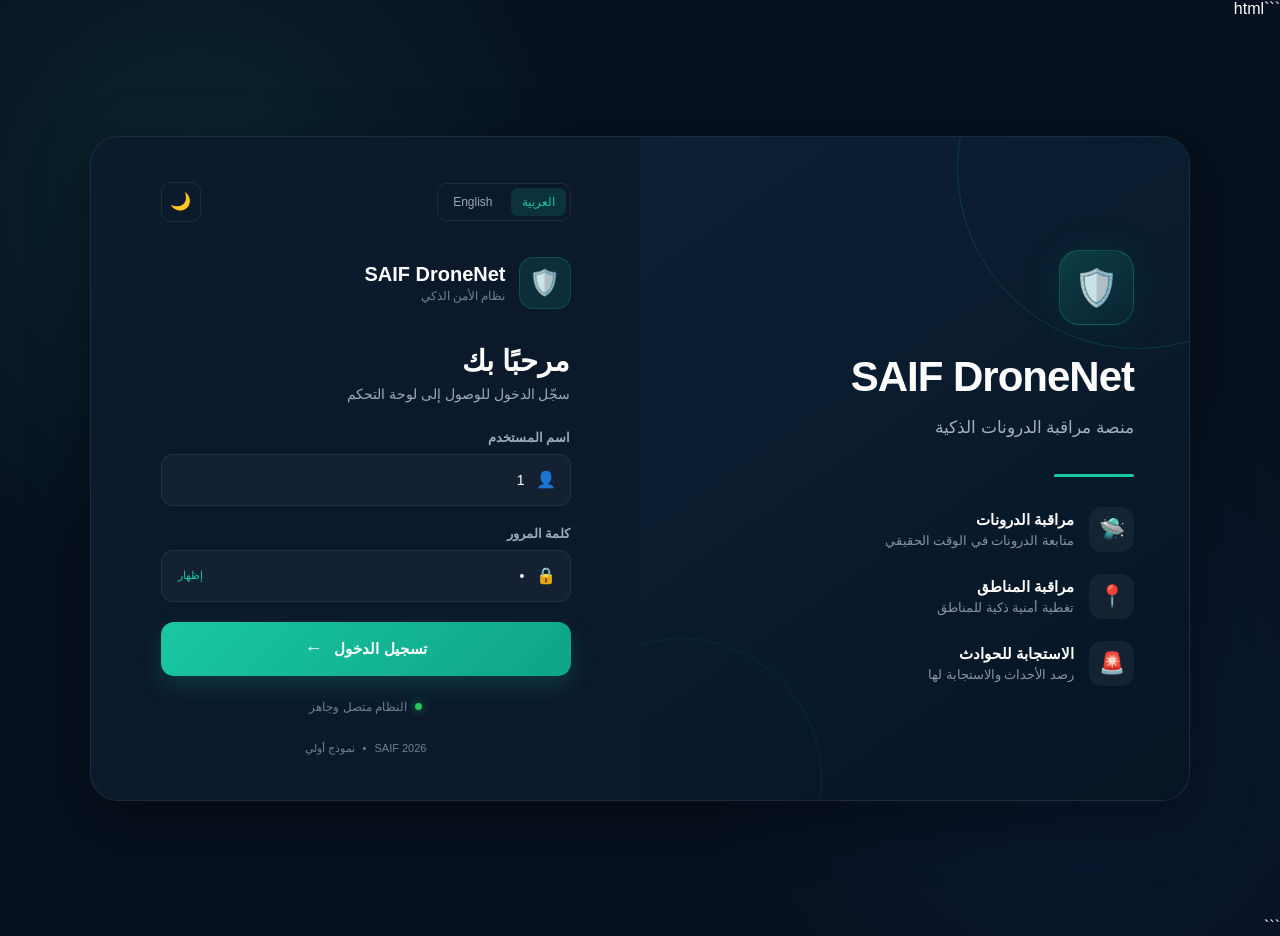
<file: index.html>
```html
<!DOCTYPE html>
<html lang="ar" dir="rtl">

<head>
    <meta charset="UTF-8">
    <meta name="viewport" content="width=device-width, initial-scale=1.0">
    <meta name="theme-color" content="#07111f">

    <title>SAIF DroneNet | تسجيل الدخول</title>

    <link rel="stylesheet" href="./style.css">

    <style>
        /* =========================================
           LOGIN LANGUAGE / THEME TRANSITIONS
           ========================================= */

        body {
            transition:
                background 0.3s ease,
                color 0.3s ease;
        }

        .login-container {
            transition:
                background 0.3s ease,
                box-shadow 0.3s ease;
        }

        .language-controls button.active {
            background: rgba(25, 199, 163, 0.15);
            color: #19c7a3;
        }

        #loginMessage {
            display: none;
        }
    </style>
</head>


<body>

    <main class="login-page">

        <div class="login-container">

            <!-- =========================================
                 BRAND
                 ========================================= -->

            <section class="login-brand">

                <div class="brand-content">

                    <div class="brand-icon">
                        🛡️
                    </div>

                    <h1>
                        SAIF DroneNet
                    </h1>

                    <p id="loginDescription">
                        منصة مراقبة الدرونات الذكية
                    </p>

                    <div class="brand-line"></div>


                    <div class="brand-features">

                        <div class="brand-feature">

                            <span>🛸</span>

                            <div>

                                <strong class="lang-ar">
                                    مراقبة الدرونات
                                </strong>

                                <strong class="lang-en">
                                    Drone Monitoring
                                </strong>

                                <small class="lang-ar">
                                    متابعة الدرونات في الوقت الحقيقي
                                </small>

                                <small class="lang-en">
                                    Real-time drone monitoring
                                </small>

                            </div>

                        </div>


                        <div class="brand-feature">

                            <span>📍</span>

                            <div>

                                <strong class="lang-ar">
                                    مراقبة المناطق
                                </strong>

                                <strong class="lang-en">
                                    Area Monitoring
                                </strong>

                                <small class="lang-ar">
                                    تغطية أمنية ذكية للمناطق
                                </small>

                                <small class="lang-en">
                                    Smart security coverage
                                </small>

                            </div>

                        </div>


                        <div class="brand-feature">

                            <span>🚨</span>

                            <div>

                                <strong class="lang-ar">
                                    الاستجابة للحوادث
                                </strong>

                                <strong class="lang-en">
                                    Incident Response
                                </strong>

                                <small class="lang-ar">
                                    رصد الأحداث والاستجابة لها
                                </small>

                                <small class="lang-en">
                                    Detect and respond to incidents
                                </small>

                            </div>

                        </div>

                    </div>

                </div>

            </section>


            <!-- =========================================
                 LOGIN
                 ========================================= -->

            <section class="login-card-section">

                <div class="login-card">


                    <!-- Controls -->

                    <div class="login-controls">

                        <div class="language-controls">

                            <button
                                type="button"
                                id="arabicButton">
                                العربية
                            </button>

                            <button
                                type="button"
                                id="englishButton">
                                English
                            </button>

                        </div>


                        <button
                            type="button"
                            id="themeButton">
                            🌙
                        </button>

                    </div>


                    <!-- Logo -->

                    <div class="login-logo">

                        <div class="login-logo-icon">
                            🛡️
                        </div>

                        <div>

                            <h2>
                                SAIF DroneNet
                            </h2>

                            <span id="systemTitle">
                                نظام الأمن الذكي
                            </span>

                        </div>

                    </div>


                    <!-- Header -->

                    <div class="login-header">

                        <h3 id="welcomeText">
                            مرحبًا بك
                        </h3>

                        <p id="welcomeDescription">
                            سجّل الدخول للوصول إلى لوحة التحكم
                        </p>

                    </div>


                    <!-- Form -->

                    <form id="loginForm">


                        <!-- Username -->

                        <div class="form-group">

                            <label for="usernameInput"
                                   id="usernameLabel">
                                اسم المستخدم
                            </label>


                            <div class="input-wrapper">

                                <span class="input-icon">
                                    👤
                                </span>


                                <input
                                    type="text"
                                    id="usernameInput"
                                    value="1"
                                    autocomplete="username"
                                    placeholder="أدخل اسم المستخدم">

                            </div>

                        </div>


                        <!-- Password -->

                        <div class="form-group">

                            <label for="passwordInput"
                                   id="passwordLabel">
                                كلمة المرور
                            </label>


                            <div class="input-wrapper">

                                <span class="input-icon">
                                    🔒
                                </span>


                                <input
                                    type="password"
                                    id="passwordInput"
                                    value="1"
                                    autocomplete="current-password"
                                    placeholder="أدخل كلمة المرور">


                                <button
                                    type="button"
                                    id="passwordToggle"
                                    class="password-toggle">
                                    إظهار
                                </button>

                            </div>

                        </div>


                        <!-- Message -->

                        <div id="loginMessage"></div>


                        <!-- Login -->

                        <button
                            type="submit"
                            id="loginButton"
                            class="login-button">

                            <span id="loginButtonText">
                                تسجيل الدخول
                            </span>

                            <span class="login-arrow">
                                ←
                            </span>

                        </button>

                    </form>


                    <!-- Status -->

                    <div class="system-status">

                        <span class="status-dot"></span>

                        <span id="systemStatusText">
                            النظام متصل وجاهز
                        </span>

                    </div>


                    <!-- Footer -->

                    <div class="login-footer">

                        <span>
                            SAIF 2026
                        </span>

                        <span>
                            •
                        </span>

                        <span id="prototypeText">
                            نموذج أولي
                        </span>

                    </div>

                </div>

            </section>

        </div>

    </main>


    <!-- =========================================
         INDEPENDENT LOGIN JAVASCRIPT
         لا يعتمد على ui.js أو login.js
         ========================================= -->

    <script>

        document.addEventListener("DOMContentLoaded", function () {

            /* =====================================
               ELEMENTS
               ===================================== */

            const html = document.documentElement;
            const body = document.body;

            const arabicButton =
                document.getElementById("arabicButton");

            const englishButton =
                document.getElementById("englishButton");

            const themeButton =
                document.getElementById("themeButton");

            const passwordToggle =
                document.getElementById("passwordToggle");

            const passwordInput =
                document.getElementById("passwordInput");

            const usernameInput =
                document.getElementById("usernameInput");

            const loginForm =
                document.getElementById("loginForm");

            const loginButton =
                document.getElementById("loginButton");

            const loginButtonText =
                document.getElementById("loginButtonText");

            const loginMessage =
                document.getElementById("loginMessage");


            /* =====================================
               LANGUAGE TEXT
               ===================================== */

            const translations = {

                ar: {

                    description:
                        "منصة مراقبة الدرونات الذكية",

                    systemTitle:
                        "نظام الأمن الذكي",

                    welcome:
                        "مرحبًا بك",

                    welcomeDescription:
                        "سجّل الدخول للوصول إلى لوحة التحكم",

                    username:
                        "اسم المستخدم",

                    usernamePlaceholder:
                        "أدخل اسم المستخدم",

                    password:
                        "كلمة المرور",

                    passwordPlaceholder:
                        "أدخل كلمة المرور",

                    show:
                        "إظهار",

                    hide:
                        "إخفاء",

                    login:
                        "تسجيل الدخول",

                    loading:
                        "جارٍ الدخول...",

                    online:
                        "النظام متصل وجاهز",

                    prototype:
                        "نموذج أولي",

                    empty:
                        "يرجى إدخال اسم المستخدم وكلمة المرور"

                },

                en: {

                    description:
                        "Smart Drone Monitoring Platform",

                    systemTitle:
                        "Smart Security System",

                    welcome:
                        "Welcome",

                    welcomeDescription:
                        "Sign in to access the dashboard",

                    username:
                        "Username",

                    usernamePlaceholder:
                        "Enter username",

                    password:
                        "Password",

                    passwordPlaceholder:
                        "Password",

                    show:
                        "Show",

                    hide:
                        "Hide",

                    login:
                        "Sign In",

                    loading:
                        "Signing in...",

                    online:
                        "System online and ready",

                    prototype:
                        "Prototype",

                    empty:
                        "Please enter your username and password"

                }

            };


            /* =====================================
               SET LANGUAGE
               ===================================== */

            function setLanguage(language) {

                const t = translations[language];

                if (!t) return;


                localStorage.setItem(
                    "saifLanguage",
                    language
                );


                html.lang = language;

                html.dir =
                    language === "ar"
                        ? "rtl"
                        : "ltr";


                document.getElementById(
                    "loginDescription"
                ).textContent = t.description;


                document.getElementById(
                    "systemTitle"
                ).textContent = t.systemTitle;


                document.getElementById(
                    "welcomeText"
                ).textContent = t.welcome;


                document.getElementById(
                    "welcomeDescription"
                ).textContent =
                    t.welcomeDescription;


                document.getElementById(
                    "usernameLabel"
                ).textContent = t.username;


                usernameInput.placeholder =
                    t.usernamePlaceholder;


                document.getElementById(
                    "passwordLabel"
                ).textContent = t.password;


                passwordInput.placeholder =
                    t.passwordPlaceholder;


                document.getElementById(
                    "systemStatusText"
                ).textContent = t.online;


                document.getElementById(
                    "prototypeText"
                ).textContent = t.prototype;


                /* Password button */

                passwordToggle.textContent =
                    passwordInput.type === "text"
                        ? t.hide
                        : t.show;


                /* Login button */

                if (!loginButton.disabled) {

                    loginButtonText.textContent =
                        t.login;
                }


                /* Feature translations */

                document
                    .querySelectorAll(".lang-ar")
                    .forEach(function (element) {

                        element.style.display =
                            language === "ar"
                                ? ""
                                : "none";
                    });


                document
                    .querySelectorAll(".lang-en")
                    .forEach(function (element) {

                        element.style.display =
                            language === "en"
                                ? ""
                                : "none";
                    });


                /* Active button */

                arabicButton.classList.toggle(
                    "active",
                    language === "ar"
                );

                englishButton.classList.toggle(
                    "active",
                    language === "en"
                );


                /* Hide old message */

                loginMessage.style.display =
                    "none";
            }


            /* =====================================
               LANGUAGE BUTTONS
               ===================================== */

            arabicButton.addEventListener(
                "click",
                function () {

                    setLanguage("ar");

                }
            );


            englishButton.addEventListener(
                "click",
                function () {

                    setLanguage("en");

                }
            );


            /* =====================================
               THEME
               ===================================== */

            function setTheme(theme) {

                if (theme === "light") {

                    body.classList.add(
                        "light-mode"
                    );

                    themeButton.textContent =
                        "☀️";

                    localStorage.setItem(
                        "saifTheme",
                        "light"
                    );

                } else {

                    body.classList.remove(
                        "light-mode"
                    );

                    themeButton.textContent =
                        "🌙";

                    localStorage.setItem(
                        "saifTheme",
                        "dark"
                    );
                }
            }


            themeButton.addEventListener(
                "click",
                function () {

                    const isLight =
                        body.classList.contains(
                            "light-mode"
                        );


                    setTheme(
                        isLight
                            ? "dark"
                            : "light"
                    );

                }
            );


            /* =====================================
               PASSWORD
               ===================================== */

            passwordToggle.addEventListener(
                "click",
                function () {

                    const language =
                        localStorage.getItem(
                            "saifLanguage"
                        ) || "ar";


                    if (
                        passwordInput.type ===
                        "password"
                    ) {

                        passwordInput.type =
                            "text";

                        passwordToggle.textContent =
                            translations[
                                language
                            ].hide;

                    } else {

                        passwordInput.type =
                            "password";

                        passwordToggle.textContent =
                            translations[
                                language
                            ].show;
                    }

                }
            );


            /* =====================================
               LOGIN
               ===================================== */

            loginForm.addEventListener(
                "submit",
                function (event) {

                    event.preventDefault();


                    const username =
                        usernameInput.value.trim();

                    const password =
                        passwordInput.value.trim();


                    const language =
                        localStorage.getItem(
                            "saifLanguage"
                        ) || "ar";


                    /* Empty */

                    if (
                        username === "" ||
                        password === ""
                    ) {

                        loginMessage.textContent =
                            translations[
                                language
                            ].empty;

                        loginMessage.style.display =
                            "block";

                        return;
                    }


                    /* Loading */

                    loginButton.disabled =
                        true;

                    loginButtonText.textContent =
                        translations[
                            language
                        ].loading;


                    /* =================================
                       GO TO DASHBOARD
                       ================================= */

                    setTimeout(function () {

                        window.location.href =
                            "./dashboard.html";

                    }, 500);

                }
            );


            /* =====================================
               LOAD SAVED SETTINGS
               ===================================== */

            const savedLanguage =
                localStorage.getItem(
                    "saifLanguage"
                ) || "ar";


            const savedTheme =
                localStorage.getItem(
                    "saifTheme"
                ) || "dark";


            setLanguage(savedLanguage);

            setTheme(savedTheme);

        });

    </script>

</body>

</html>
```
</file>
<file: style.css>
/* =========================================================
   SAIF DroneNet
   Main Style - Login + Dashboard
   ========================================================= */

* {
    margin: 0;
    padding: 0;
    box-sizing: border-box;
}

:root {
    --bg-main: #07111f;
    --bg-secondary: #0b1728;
    --card: rgba(13, 27, 45, 0.92);

    --text-main: #ffffff;
    --text-secondary: #9aaabd;
    --text-muted: #6f8298;

    --border: rgba(255, 255, 255, 0.08);

    --primary: #19c7a3;
    --primary-dark: #0ea487;

    --danger: #ef4444;
    --warning: #f59e0b;
    --success: #22c55e;

    --shadow: 0 20px 60px rgba(0, 0, 0, 0.35);

    --radius: 18px;
}


/* =========================================================
   LIGHT MODE
   ========================================================= */

body.light-mode {
    --bg-main: #eef3f8;
    --bg-secondary: #ffffff;
    --card: rgba(255, 255, 255, 0.96);

    --text-main: #172033;
    --text-secondary: #536174;
    --text-muted: #718096;

    --border: rgba(15, 23, 42, 0.10);

    --shadow: 0 20px 50px rgba(15, 23, 42, 0.12);
}


/* =========================================================
   BODY
   ========================================================= */

html,
body {
    min-height: 100%;
}

body {
    min-height: 100vh;

    background:
        radial-gradient(
            circle at 15% 20%,
            rgba(25, 199, 163, 0.10),
            transparent 30%
        ),
        radial-gradient(
            circle at 85% 80%,
            rgba(37, 99, 235, 0.08),
            transparent 30%
        ),
        var(--bg-main);

    color: var(--text-main);

    font-family:
        "Segoe UI",
        Tahoma,
        Arial,
        sans-serif;

    transition:
        background 0.35s ease,
        color 0.35s ease;
}


/* =========================================================
   BUTTONS
   ========================================================= */

button {
    font-family: inherit;
}


/* =========================================================
   LOGIN PAGE
   ========================================================= */

.login-page {
    min-height: 100vh;

    display: flex;
    align-items: center;
    justify-content: center;

    padding: 30px;
}


/* =========================================================
   LOGIN CONTAINER
   ========================================================= */

.login-container {
    width: 100%;
    max-width: 1100px;

    min-height: 650px;

    display: grid;

    grid-template-columns: 1fr 1fr;

    background: var(--card);

    border: 1px solid var(--border);

    border-radius: 28px;

    overflow: hidden;

    box-shadow: var(--shadow);

    backdrop-filter: blur(20px);

    animation: pageAppear 0.7s ease;
}


/* =========================================================
   LOGIN BRAND
   ========================================================= */

.login-brand {
    position: relative;

    display: flex;
    align-items: center;

    padding: 55px;

    background:
        linear-gradient(
            145deg,
            rgba(12, 33, 54, 0.98),
            rgba(6, 20, 35, 0.98)
        );

    overflow: hidden;
}


.login-brand::before {
    content: "";

    position: absolute;

    width: 360px;
    height: 360px;

    border: 1px solid rgba(25, 199, 163, 0.18);

    border-radius: 50%;

    top: -150px;
    right: -130px;
}


.login-brand::after {
    content: "";

    position: absolute;

    width: 280px;
    height: 280px;

    border: 1px solid rgba(25, 199, 163, 0.10);

    border-radius: 50%;

    bottom: -120px;
    left: -100px;
}


/* =========================================================
   BRAND CONTENT
   ========================================================= */

.brand-content {
    position: relative;
    z-index: 2;

    width: 100%;
}


.brand-icon {
    width: 75px;
    height: 75px;

    display: flex;
    align-items: center;
    justify-content: center;

    font-size: 36px;

    border-radius: 20px;

    background:
        linear-gradient(
            145deg,
            rgba(25, 199, 163, 0.20),
            rgba(25, 199, 163, 0.05)
        );

    border: 1px solid rgba(25, 199, 163, 0.25);

    margin-bottom: 28px;

    box-shadow:
        0 0 40px rgba(25, 199, 163, 0.10);
}


.brand-content h1 {
    font-size: 42px;
    font-weight: 800;

    letter-spacing: -1px;

    margin-bottom: 12px;
}


.brand-content > p {
    color: #9fb0c3;

    font-size: 17px;

    line-height: 1.8;
}


.brand-line {
    width: 80px;
    height: 3px;

    margin: 30px 0;

    border-radius: 10px;

    background: var(--primary);
}


/* =========================================================
   BRAND FEATURES
   ========================================================= */

.brand-features {
    display: flex;
    flex-direction: column;

    gap: 22px;
}


.brand-feature {
    display: flex;
    align-items: center;

    gap: 15px;
}


.brand-feature > span {
    width: 45px;
    height: 45px;

    display: flex;
    align-items: center;
    justify-content: center;

    border-radius: 13px;

    background: rgba(255, 255, 255, 0.05);

    font-size: 21px;
}


.brand-feature div {
    display: flex;
    flex-direction: column;

    gap: 4px;
}


.brand-feature strong {
    color: #ffffff;
    font-size: 15px;
}


.brand-feature small {
    color: #8294a8;
    font-size: 13px;
}


/* =========================================================
   LOGIN CARD
   ========================================================= */

.login-card-section {
    display: flex;
    align-items: center;
    justify-content: center;

    padding: 45px;
}


.login-card {
    width: 100%;
    max-width: 410px;
}


/* =========================================================
   LOGIN CONTROLS
   ========================================================= */

.login-controls {
    display: flex;
    align-items: center;
    justify-content: space-between;

    margin-bottom: 35px;
}


.language-controls {
    display: flex;
    gap: 7px;

    padding: 4px;

    border: 1px solid var(--border);

    border-radius: 10px;
}


.language-controls button {
    border: none;

    background: transparent;

    color: var(--text-secondary);

    padding: 7px 11px;

    border-radius: 7px;

    cursor: pointer;

    font-size: 12px;

    transition: 0.25s;
}


.language-controls button:hover {
    background: rgba(25, 199, 163, 0.10);
    color: var(--primary);
}


#themeButton {
    width: 40px;
    height: 40px;

    border-radius: 10px;

    border: 1px solid var(--border);

    background: transparent;

    color: var(--text-main);

    cursor: pointer;

    font-size: 17px;

    transition: 0.25s;
}


#themeButton:hover {
    border-color: rgba(25, 199, 163, 0.4);

    color: var(--primary);

    transform: translateY(-2px);
}


/* =========================================================
   LOGIN LOGO
   ========================================================= */

.login-logo {
    display: flex;
    align-items: center;

    gap: 13px;

    margin-bottom: 35px;
}


.login-logo-icon {
    width: 52px;
    height: 52px;

    display: flex;
    align-items: center;
    justify-content: center;

    border-radius: 14px;

    background:
        rgba(25, 199, 163, 0.12);

    border: 1px solid rgba(25, 199, 163, 0.20);

    font-size: 25px;
}


.login-logo h2 {
    font-size: 20px;
    margin-bottom: 3px;
}


.login-logo span {
    color: var(--text-muted);
    font-size: 12px;
}


/* =========================================================
   LOGIN HEADER
   ========================================================= */

.login-header {
    margin-bottom: 28px;
}


.login-header h3 {
    font-size: 29px;
    margin-bottom: 8px;
}


.login-header p {
    color: var(--text-secondary);
    font-size: 14px;
}


/* =========================================================
   FORM
   ========================================================= */

.form-group {
    margin-bottom: 20px;
}


.form-group label {
    display: block;

    margin-bottom: 9px;

    color: var(--text-secondary);

    font-size: 13px;

    font-weight: 600;
}


.input-wrapper {
    position: relative;

    display: flex;
    align-items: center;
}


.input-icon {
    position: absolute;

    right: 15px;

    color: var(--text-muted);

    font-size: 16px;

    pointer-events: none;
}


html[dir="ltr"] .input-icon {
    right: auto;
    left: 15px;
}


.input-wrapper input {
    width: 100%;
    height: 52px;

    border: 1px solid var(--border);

    border-radius: 12px;

    background: rgba(255, 255, 255, 0.035);

    color: var(--text-main);

    padding: 0 45px 0 15px;

    outline: none;

    font-size: 14px;

    transition:
        border-color 0.25s,
        box-shadow 0.25s,
        background 0.25s;
}


html[dir="ltr"] .input-wrapper input {
    padding: 0 15px 0 45px;
}


.input-wrapper input::placeholder {
    color: var(--text-muted);
}


.input-wrapper input:focus {
    border-color: var(--primary);

    background:
        rgba(25, 199, 163, 0.04);

    box-shadow:
        0 0 0 3px rgba(25, 199, 163, 0.08);
}


/* =========================================================
   PASSWORD TOGGLE
   ========================================================= */

.password-toggle {
    position: absolute;

    left: 10px;

    border: none;

    background: transparent;

    color: var(--primary);

    cursor: pointer;

    font-size: 11px;

    padding: 7px;
}


html[dir="ltr"] .password-toggle {
    left: auto;
    right: 10px;
}


/* =========================================================
   LOGIN BUTTON
   ========================================================= */

.login-button {
    width: 100%;
    height: 54px;

    margin-top: 8px;

    border: none;

    border-radius: 13px;

    background:
        linear-gradient(
            135deg,
            var(--primary),
            var(--primary-dark)
        );

    color: #ffffff;

    font-size: 15px;

    font-weight: 700;

    cursor: pointer;

    display: flex;
    align-items: center;
    justify-content: center;

    gap: 12px;

    box-shadow:
        0 10px 25px rgba(25, 199, 163, 0.18);

    transition:
        transform 0.25s,
        box-shadow 0.25s,
        opacity 0.25s;
}


.login-button:hover {
    transform: translateY(-2px);

    box-shadow:
        0 14px 30px rgba(25, 199, 163, 0.25);
}


.login-button:active {
    transform: translateY(0);
}


.login-button:disabled {
    opacity: 0.65;
    cursor: not-allowed;
    transform: none;
}


.login-arrow {
    font-size: 18px;
}


/* =========================================================
   LOGIN SYSTEM STATUS
   ========================================================= */

.login-card .system-status {
    display: flex;

    align-items: center;
    justify-content: center;

    gap: 8px;

    margin-top: 24px;

    color: var(--text-muted);

    font-size: 12px;
}


.status-dot {
    width: 7px;
    height: 7px;

    border-radius: 50%;

    background: var(--success);

    box-shadow:
        0 0 10px rgba(34, 197, 94, 0.7);

    animation: pulse 2s infinite;
}


/* =========================================================
   LOGIN FOOTER
   ========================================================= */

.login-footer {
    display: flex;
    justify-content: center;

    gap: 8px;

    margin-top: 28px;

    color: var(--text-muted);

    font-size: 11px;
}


/* =========================================================
   LOGIN MESSAGE
   ========================================================= */

#loginMessage {
    color: var(--warning);

    background:
        rgba(245, 158, 11, 0.08);

    border:
        1px solid rgba(245, 158, 11, 0.20);
}


/* =========================================================
   DASHBOARD
   ========================================================= */

.dashboard-container {
    min-height: 100vh;

    display: flex;
}


/* =========================================================
   SIDEBAR
   ========================================================= */

.sidebar {
    position: fixed;

    top: 0;
    right: 0;

    width: 250px;
    height: 100vh;

    z-index: 1000;

    background: var(--bg-secondary);

    border-left: 1px solid var(--border);

    padding: 25px 15px;

    overflow-y: auto;

    transition:
        background 0.35s ease,
        border-color 0.35s ease;
}


.brand {
    text-align: center;

    font-size: 22px;

    font-weight: 800;

    line-height: 1.3;

    margin-bottom: 35px;
}


.brand .brand-icon {
    margin: 0 auto 12px;
}


.sidebar-nav {
    display: flex;

    flex-direction: column;

    gap: 5px;
}


.sidebar-btn {
    width: 100%;

    border: none;

    background: transparent;

    color: var(--text-secondary);

    padding: 13px 15px;

    border-radius: 10px;

    text-align: right;

    cursor: pointer;

    transition:
        background 0.25s ease,
        color 0.25s ease,
        transform 0.25s ease;
}


.sidebar-btn:hover {
    background:
        rgba(25, 199, 163, 0.08);

    color: var(--primary);

    transform: translateX(-2px);
}


.sidebar-btn.active {
    background:
        rgba(25, 199, 163, 0.12);

    color: var(--primary);

    font-weight: 700;
}


html[dir="ltr"] .sidebar {
    right: auto;
    left: 0;

    border-left: none;
    border-right: 1px solid var(--border);
}


html[dir="ltr"] .sidebar-btn {
    text-align: left;
}


/* =========================================================
   MAIN AREA
   ========================================================= */

.main-area {
    width: calc(100% - 250px);

    min-height: 100vh;

    margin-right: 250px;

    background: var(--bg-main);

    transition:
        background 0.35s ease;
}


html[dir="ltr"] .main-area {
    margin-right: 0;
    margin-left: 250px;
}


/* =========================================================
   CONTENT AREA
   ========================================================= */

.content-area {
    width: 100%;

    padding: 0 25px 35px;
}


/* =========================================================
   TOPBAR
   ========================================================= */

.topbar {
    display: flex;

    align-items: center;
    justify-content: space-between;

    gap: 20px;

    margin: 20px 25px;

    padding: 15px 20px;

    border: 1px solid var(--border);

    border-radius: 15px;

    background: var(--card);

    box-shadow:
        0 10px 30px rgba(0, 0, 0, 0.08);

    transition:
        background 0.35s ease,
        border-color 0.35s ease;
}


.topbar-title {
    font-size: 20px;

    font-weight: 800;
}


.language-switch {
    display: flex;

    align-items: center;

    gap: 8px;
}


.language-switch button {
    border: 1px solid var(--border);

    background: transparent;

    color: var(--text-secondary);

    padding: 8px 12px;

    border-radius: 9px;

    cursor: pointer;

    transition: 0.25s;
}


.language-switch button:hover {
    color: var(--primary);

    border-color: var(--primary);

    transform: translateY(-1px);
}


#dashboardThemeButton {
    min-width: 40px;
    min-height: 36px;

    font-size: 17px;
}


/* =========================================================
   PAGE SECTIONS
   ========================================================= */

/*
   IMPORTANT:
   dashboard.html uses active-section.
   ui.js uses active.
   We support BOTH.
*/

.page-section {
    display: none;

    animation: pageAppear 0.35s ease;
}


.page-section.active,
.page-section.active-section {
    display: block;
}


/* =========================================================
   PAGE HEADER
   ========================================================= */

.page-header {
    display: flex;

    align-items: center;

    justify-content: space-between;

    gap: 20px;

    margin-bottom: 20px;
}


.page-header h1 {
    font-size: 28px;

    margin-bottom: 7px;
}


.page-header p {
    color: var(--text-secondary);

    font-size: 14px;
}


.page-action {
    padding: 10px 15px;

    border-radius: 10px;

    background:
        rgba(25, 199, 163, 0.10);

    color: var(--primary);

    font-size: 13px;
}


.green-action {
    color: var(--success);

    background:
        rgba(34, 197, 94, 0.10);
}


/* =========================================================
   STATISTICS
   ========================================================= */

.stats-grid {
    display: grid;

    grid-template-columns:
        repeat(4, minmax(0, 1fr));

    gap: 15px;

    margin-bottom: 20px;
}


.stat-card {
    min-width: 0;

    padding: 20px;

    display: flex;

    align-items: center;

    gap: 15px;

    background: var(--card);

    border: 1px solid var(--border);

    border-radius: var(--radius);

    box-shadow:
        0 10px 30px rgba(0, 0, 0, 0.08);

    transition:
        transform 0.25s ease,
        background 0.35s ease;
}


.stat-card:hover {
    transform: translateY(-3px);
}


.stat-icon {
    width: 48px;
    height: 48px;

    flex-shrink: 0;

    display: flex;

    align-items: center;
    justify-content: center;

    border-radius: 14px;

    background:
        rgba(25, 199, 163, 0.10);

    font-size: 22px;
}


.stat-card span {
    display: block;

    color: var(--text-secondary);

    font-size: 12px;

    margin-bottom: 5px;
}


.stat-card strong {
    font-size: 20px;
}


/* =========================================================
   DASHBOARD GRID
   ========================================================= */

.dashboard-layout {
    display: grid;

    grid-template-columns:
        280px
        minmax(0, 1fr)
        320px;

    gap: 20px;

    margin-top: 20px;
}


/* =========================================================
   DASHBOARD PANELS
   ========================================================= */

.dashboard-panel,
.map-panel,
.event-card,
.content-card,
.drone-main-card,
.mission-card,
.alert-card,
.report-card,
.setting-card {
    background: var(--card);

    border: 1px solid var(--border);

    border-radius: var(--radius);

    box-shadow:
        0 10px 30px rgba(0, 0, 0, 0.08);

    transition:
        background 0.35s ease,
        border-color 0.35s ease;
}


.dashboard-panel {
    padding: 20px;
}


/* =========================================================
   PANEL TITLE
   ========================================================= */

.panel-title {
    display: flex;

    align-items: center;

    gap: 8px;

    font-weight: 700;

    margin-bottom: 18px;

    color: var(--text-main);
}


.panel-heading {
    margin-bottom: 12px;
}


.panel-heading h2 {
    font-size: 18px;
}


/* =========================================================
   INFO ROW
   ========================================================= */

.info-row {
    display: flex;

    align-items: center;

    justify-content: space-between;

    gap: 10px;

    padding: 11px 0;

    border-bottom: 1px solid var(--border);
}


.info-row span {
    color: var(--text-secondary);

    font-size: 13px;
}


.info-row strong {
    font-size: 13px;

    text-align: left;
}


html[dir="ltr"] .info-row strong {
    text-align: right;
}


/* =========================================================
   BUTTONS
   ========================================================= */

.primary-btn,
.secondary-btn,
.warning-btn,
.danger-btn {
    border: none;

    border-radius: 10px;

    padding: 10px 13px;

    cursor: pointer;

    font-family: inherit;

    transition:
        transform 0.25s ease,
        opacity 0.25s ease,
        box-shadow 0.25s ease;
}


.primary-btn {
    background:
        linear-gradient(
            135deg,
            var(--primary),
            var(--primary-dark)
        );

    color: #ffffff;

    box-shadow:
        0 8px 20px rgba(25, 199, 163, 0.15);
}


.secondary-btn {
    background:
        rgba(148, 163, 184, 0.12);

    color: var(--text-main);

    border: 1px solid var(--border);
}


.warning-btn {
    background:
        rgba(245, 158, 11, 0.15);

    color: var(--warning);
}


.danger-btn {
    background:
        rgba(239, 68, 68, 0.15);

    color: var(--danger);
}


.primary-btn:hover,
.secondary-btn:hover,
.warning-btn:hover,
.danger-btn:hover {
    transform: translateY(-2px);
}


.full-btn {
    width: 100%;
}


/* =========================================================
   MAP
   ========================================================= */

.map-panel {
    padding: 15px;

    overflow: hidden;
}


.map-buttons {
    display: flex;

    flex-wrap: wrap;

    gap: 8px;

    margin-bottom: 12px;
}


#map {
    width: 100%;

    height: 480px;

    min-height: 400px;

    border-radius: 14px;

    overflow: hidden;

    background: #dbe4ec;

    z-index: 1;
}


/* =========================================================
   LEAFLET FIX
   ========================================================= */

.leaflet-container {
    font-family:
        "Segoe UI",
        Tahoma,
        Arial,
        sans-serif;

    z-index: 1;
}


.leaflet-control {
    z-index: 10;
}


/* =========================================================
   CAMERA
   ========================================================= */

.camera-panel {
    padding: 20px;

    overflow: hidden;
}


.camera-box {
    position: relative;

    width: 100%;

    aspect-ratio: 16 / 10;

    background: #000000;

    border-radius: 12px;

    overflow: hidden;
}


.camera-box video {
    width: 100%;
    height: 100%;

    display: block;

    object-fit: cover;

    background: #000000;
}


.live-badge {
    position: absolute;

    top: 10px;
    right: 10px;

    z-index: 5;

    background:
        rgba(0, 0, 0, 0.70);

    color: #ffffff;

    padding: 6px 9px;

    border-radius: 7px;

    font-size: 11px;
}


html[dir="ltr"] .live-badge {
    right: auto;
    left: 10px;
}


.camera-info {
    display: flex;

    justify-content: space-between;

    gap: 10px;

    padding: 10px 0;

    border-bottom: 1px solid var(--border);

    font-size: 13px;
}


/* =========================================================
   GREEN TEXT
   ========================================================= */

.green-text {
    color: var(--success) !important;
}


/* =========================================================
   MAINTENANCE
   ========================================================= */

.maintenance-status {
    text-align: center;

    color: var(--text-secondary);

    margin-top: 10px;

    font-size: 13px;
}


/* =========================================================
   EVENT LOG
   ========================================================= */

.event-card {
    margin-top: 20px;

    padding: 20px;
}


#eventLog {
    min-height: 80px;

    color: var(--text-secondary);

    line-height: 1.8;
}


#eventLog div {
    padding: 8px 0;

    border-bottom: 1px solid var(--border);
}


/* =========================================================
   DRONES PAGE
   ========================================================= */

.drone-overview {
    margin-bottom: 20px;
}


.drone-main-card {
    padding: 25px;
}


.drone-main-header {
    display: flex;

    align-items: center;

    gap: 15px;

    margin-bottom: 25px;
}


.big-drone-icon {
    font-size: 45px;
}


.online-badge {
    color: var(--success);

    font-size: 13px;
}


.drone-data-grid {
    display: grid;

    grid-template-columns:
        repeat(3, minmax(0, 1fr));

    gap: 15px;
}


.drone-data-grid > div {
    padding: 15px;

    border: 1px solid var(--border);

    border-radius: 12px;
}


.drone-data-grid span {
    display: block;

    color: var(--text-secondary);

    font-size: 12px;

    margin-bottom: 8px;
}


.drone-data-grid strong {
    font-size: 15px;
}


/* =========================================================
   PROGRESS BAR
   ========================================================= */

.progress {
    width: 100%;

    height: 7px;

    background:
        rgba(148, 163, 184, 0.15);

    border-radius: 10px;

    margin-top: 8px;

    overflow: hidden;
}


.progress-bar {
    height: 100%;

    width: 100%;

    background: var(--success);

    border-radius: inherit;

    transition:
        width 0.4s ease;
}


/* =========================================================
   CONTENT CARD
   ========================================================= */

.content-card {
    padding: 20px;
}


/* =========================================================
   DATA TABLE
   ========================================================= */

.data-table {
    width: 100%;

    border-collapse: collapse;
}


.data-table th,
.data-table td {
    padding: 13px;

    border-bottom: 1px solid var(--border);

    text-align: right;
}


html[dir="ltr"] .data-table th,
html[dir="ltr"] .data-table td {
    text-align: left;
}


.data-table th {
    color: var(--text-secondary);

    font-size: 12px;
}


.data-table td {
    font-size: 13px;
}


/* =========================================================
   MISSIONS
   ========================================================= */

.mission-grid {
    display: grid;

    grid-template-columns:
        repeat(3, minmax(0, 1fr));

    gap: 18px;
}


.mission-card {
    padding: 20px;

    transition:
        transform 0.25s ease,
        border-color 0.25s ease;
}


.mission-card:hover {
    transform: translateY(-3px);

    border-color:
        rgba(25, 199, 163, 0.25);
}


.active-mission {
    border-color:
        rgba(25, 199, 163, 0.30);
}


.mission-icon {
    font-size: 30px;

    margin-bottom: 12px;
}


.mission-card h2 {
    font-size: 17px;

    margin-bottom: 8px;
}


.mission-status {
    color: var(--success);

    font-size: 12px;
}


.mission-status.standby {
    color: var(--text-secondary);
}


.mission-details {
    margin-top: 15px;
}


.mission-details p {
    color: var(--text-secondary);

    font-size: 13px;

    line-height: 1.7;

    margin: 8px 0;
}


.mission-details strong {
    color: var(--text-main);
}


/* =========================================================
   ALERTS
   ========================================================= */

.alerts-container {
    display: grid;

    grid-template-columns:
        repeat(2, minmax(0, 1fr));

    gap: 15px;
}


.alert-card {
    display: flex;

    gap: 15px;

    padding: 20px;
}


.alert-big-icon {
    flex-shrink: 0;

    font-size: 28px;
}


.alert-card h2 {
    font-size: 16px;

    margin-bottom: 7px;
}


.alert-card p {
    color: var(--text-secondary);

    font-size: 13px;

    line-height: 1.7;
}


.alert-card small {
    display: block;

    color: var(--text-muted);

    margin-top: 8px;
}


.alert-card.normal {
    border-color:
        rgba(34, 197, 94, 0.18);
}


.alert-card.warning {
    border-color:
        rgba(245, 158, 11, 0.25);
}


.alert-card.danger {
    border-color:
        rgba(239, 68, 68, 0.25);
}


/* =========================================================
   REPORTS
   ========================================================= */

.report-grid {
    display: grid;

    grid-template-columns:
        repeat(3, minmax(0, 1fr));

    gap: 15px;
}


.report-card {
    padding: 20px;

    display: flex;

    flex-direction: column;

    gap: 8px;
}


.report-card > span {
    font-size: 28px;
}


.report-card small {
    color: var(--text-secondary);
}


.report-card strong {
    font-size: 25px;
}


.report-summary {
    margin-top: 20px;
}


.summary-row {
    display: flex;

    justify-content: space-between;

    gap: 15px;

    padding: 14px 0;

    border-bottom: 1px solid var(--border);
}


/* =========================================================
   SETTINGS
   ========================================================= */

.settings-grid {
    display: grid;

    grid-template-columns:
        repeat(2, minmax(0, 1fr));

    gap: 18px;
}


.setting-card {
    display: flex;

    gap: 18px;

    padding: 22px;
}


.setting-icon {
    flex-shrink: 0;

    font-size: 30px;
}


.setting-card h2 {
    font-size: 17px;

    margin-bottom: 7px;
}


.setting-card p {
    color: var(--text-secondary);

    margin-bottom: 12px;
}


.setting-card button {
    margin: 3px;
}


/* =========================================================
   LIGHT MODE FIXES
   ========================================================= */

body.light-mode .sidebar,
body.light-mode .topbar {
    background: var(--card);
}


body.light-mode .camera-box {
    background: #111827;
}


body.light-mode .login-brand {
    background:
        linear-gradient(
            145deg,
            #10253a,
            #081827
        );
}


/* =========================================================
   ANIMATIONS
   ========================================================= */

@keyframes pageAppear {
    from {
        opacity: 0;

        transform:
            translateY(20px)
            scale(0.98);
    }

    to {
        opacity: 1;

        transform:
            translateY(0)
            scale(1);
    }
}


@keyframes pulse {
    0%,
    100% {
        opacity: 1;

        transform: scale(1);
    }

    50% {
        opacity: 0.45;

        transform: scale(0.8);
    }
}


/* =========================================================
   RESPONSIVE - 1200px
   ========================================================= */

@media (max-width: 1200px) {

    .dashboard-layout {
        grid-template-columns:
            250px
            minmax(0, 1fr);
    }


    .camera-panel {
        grid-column: 1 / -1;
    }


    .stats-grid {
        grid-template-columns:
            repeat(2, minmax(0, 1fr));
    }


    .mission-grid {
        grid-template-columns:
            repeat(2, minmax(0, 1fr));
    }


    .report-grid {
        grid-template-columns:
            repeat(2, minmax(0, 1fr));
    }
}


/* =========================================================
   RESPONSIVE - 900px
   ========================================================= */

@media (max-width: 900px) {

    .login-container {
        grid-template-columns: 1fr;

        max-width: 520px;
    }


    .login-brand {
        display: none;
    }


    .login-card-section {
        padding: 35px 25px;
    }


    .dashboard-layout {
        grid-template-columns: 1fr;
    }


    .camera-panel {
        grid-column: auto;
    }


    .drone-data-grid {
        grid-template-columns:
            repeat(2, minmax(0, 1fr));
    }


    .settings-grid {
        grid-template-columns: 1fr;
    }
}


/* =========================================================
   RESPONSIVE - 800px
   ========================================================= */

@media (max-width: 800px) {

    .sidebar {
        position: relative;

        width: 100%;

        height: auto;

        min-height: auto;

        border-left: none;

        border-bottom: 1px solid var(--border);

        overflow: visible;
    }


    html[dir="ltr"] .sidebar {
        border-right: none;

        border-bottom: 1px solid var(--border);
    }


    .main-area {
        width: 100%;

        margin-right: 0;
    }


    html[dir="ltr"] .main-area {
        margin-left: 0;
    }


    .content-area {
        padding:
            0 15px 25px;
    }


    .topbar {
        margin:
            12px 15px;
    }


    .mission-grid,
    .alerts-container,
    .report-grid,
    .settings-grid {
        grid-template-columns: 1fr;
    }
}


/* =========================================================
   RESPONSIVE - 600px
   ========================================================= */

@media (max-width: 600px) {

    .topbar {
        flex-direction: column;

        align-items: stretch;

        gap: 12px;
    }


    .topbar-title {
        text-align: center;
    }


    .language-switch {
        justify-content: center;
    }


    .stats-grid {
        grid-template-columns: 1fr;
    }


    .drone-data-grid {
        grid-template-columns: 1fr;
    }


    .page-header {
        flex-direction: column;

        align-items: flex-start;
    }


    .map-buttons {
        flex-direction: column;
    }


    .map-buttons button {
        width: 100%;
    }


    #map {
        height: 380px;

        min-height: 350px;
    }


    .data-table {
        min-width: 650px;
    }


    .content-card {
        overflow-x: auto;
    }
}


/* =========================================================
   RESPONSIVE - 500px
   ========================================================= */

@media (max-width: 500px) {

    .login-page {
        padding: 15px;
    }


    .login-container {
        border-radius: 20px;
    }


    .login-card-section {
        padding: 25px 20px;
    }


    .login-header h3 {
        font-size: 25px;
    }


    .topbar {
        margin: 10px;
    }


    .content-area {
        padding:
            0 10px 20px;
    }


    #map {
        height: 340px;
    }
}


/* =========================================================
   RTL / LTR
   ========================================================= */

html[dir="rtl"] {
    text-align: right;
}


html[dir="ltr"] {
    text-align: left;
}
</file>
